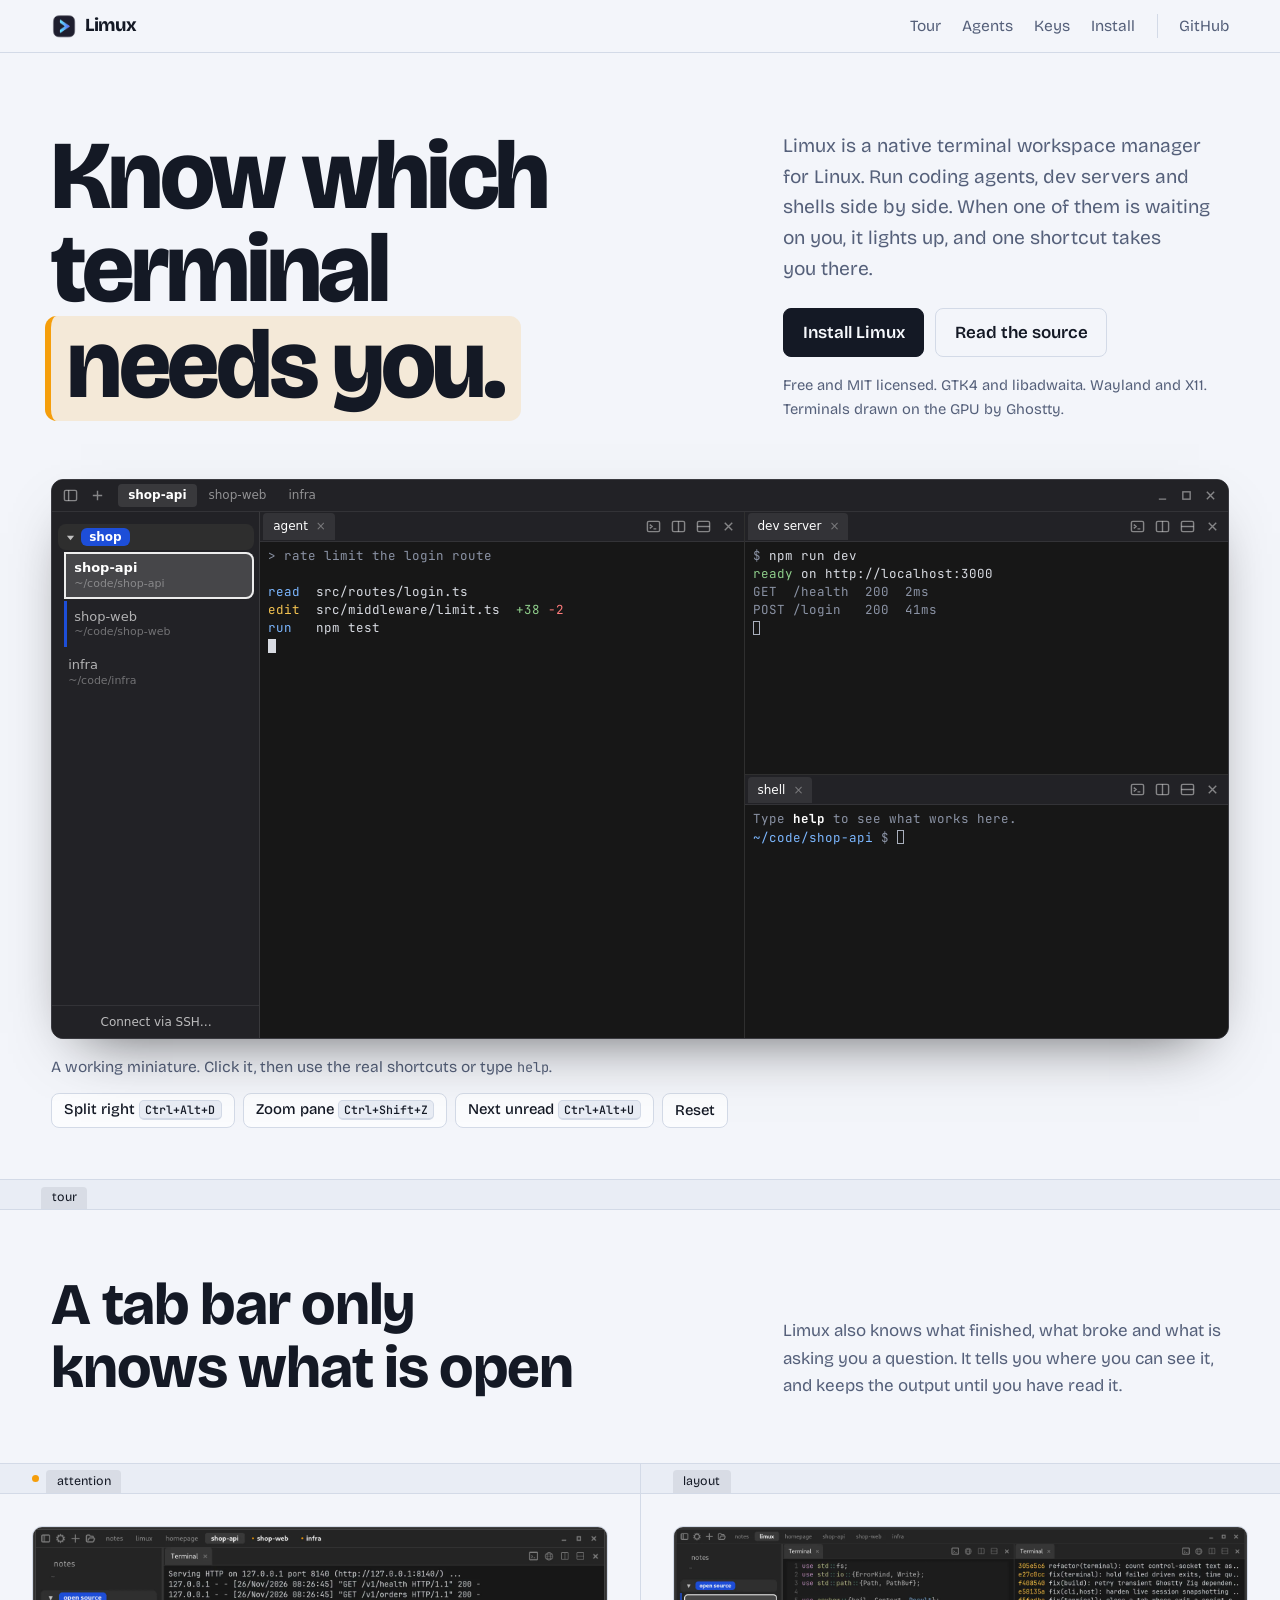
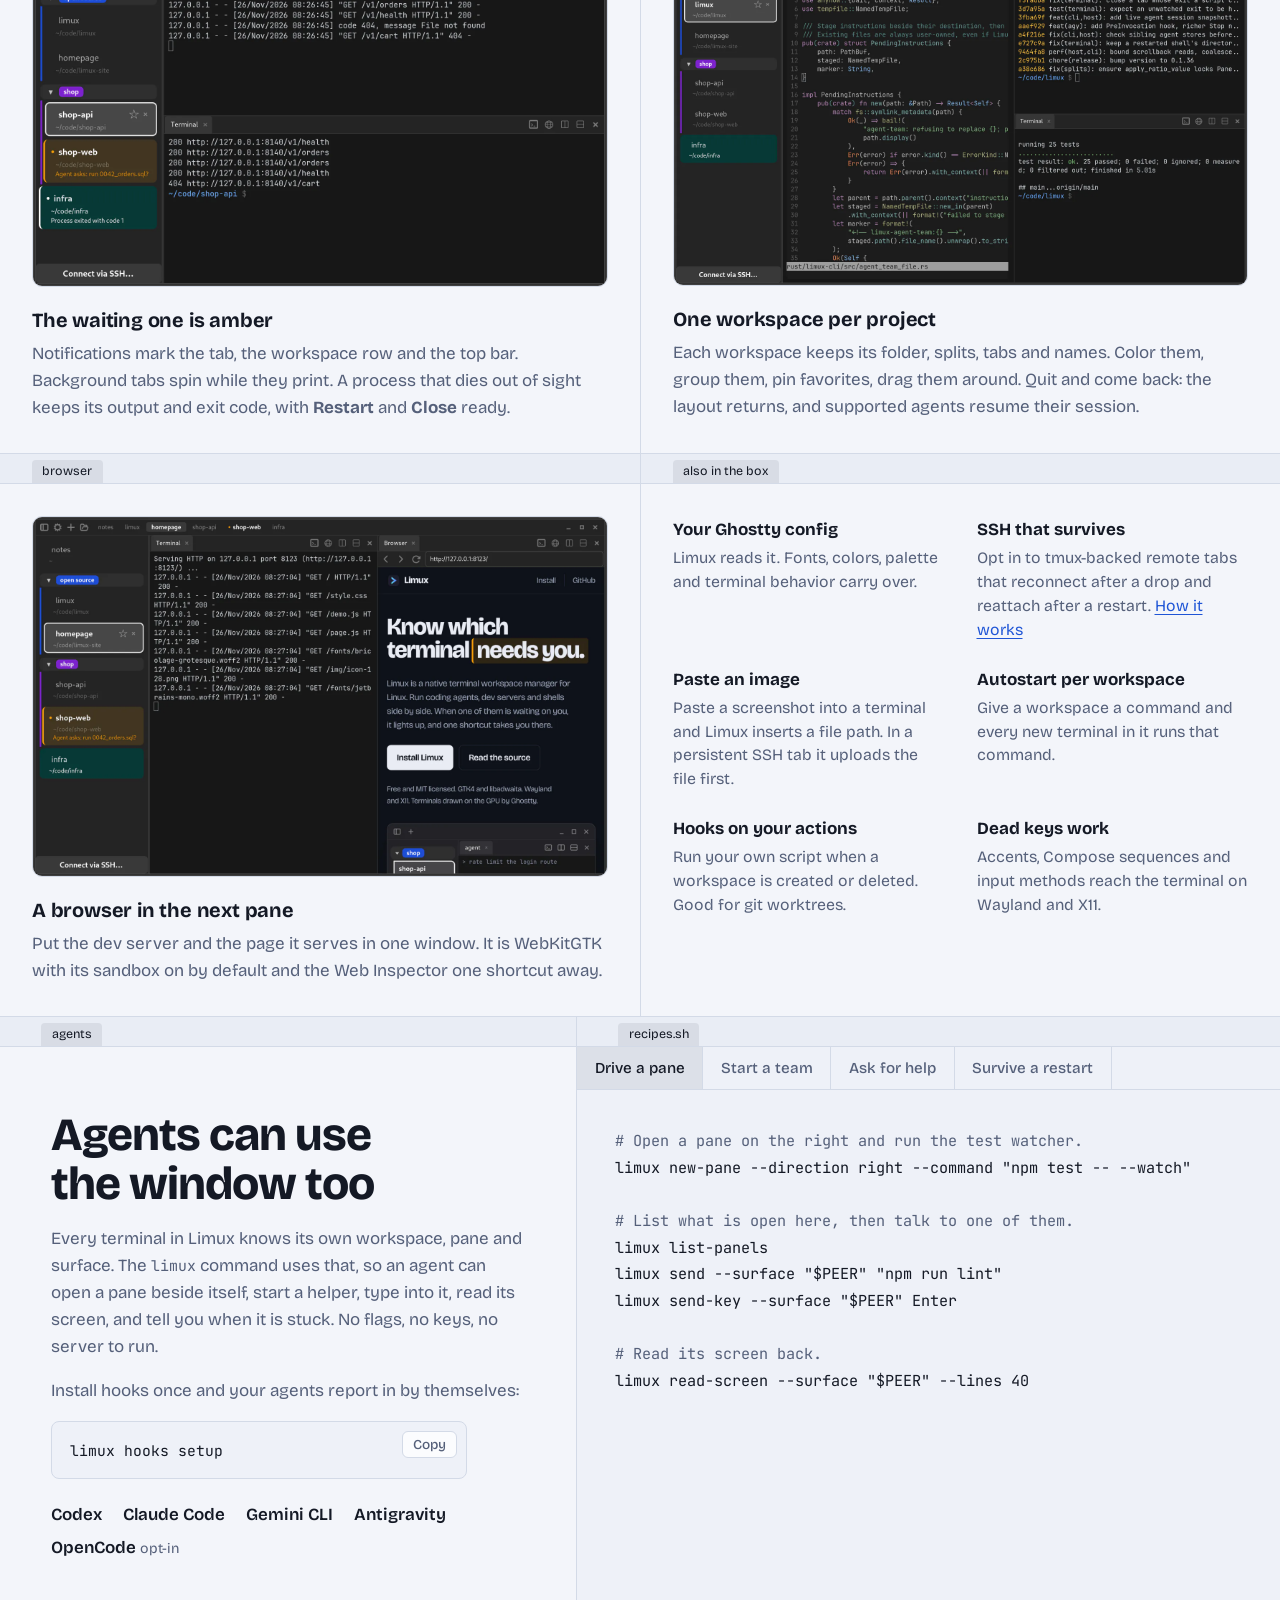
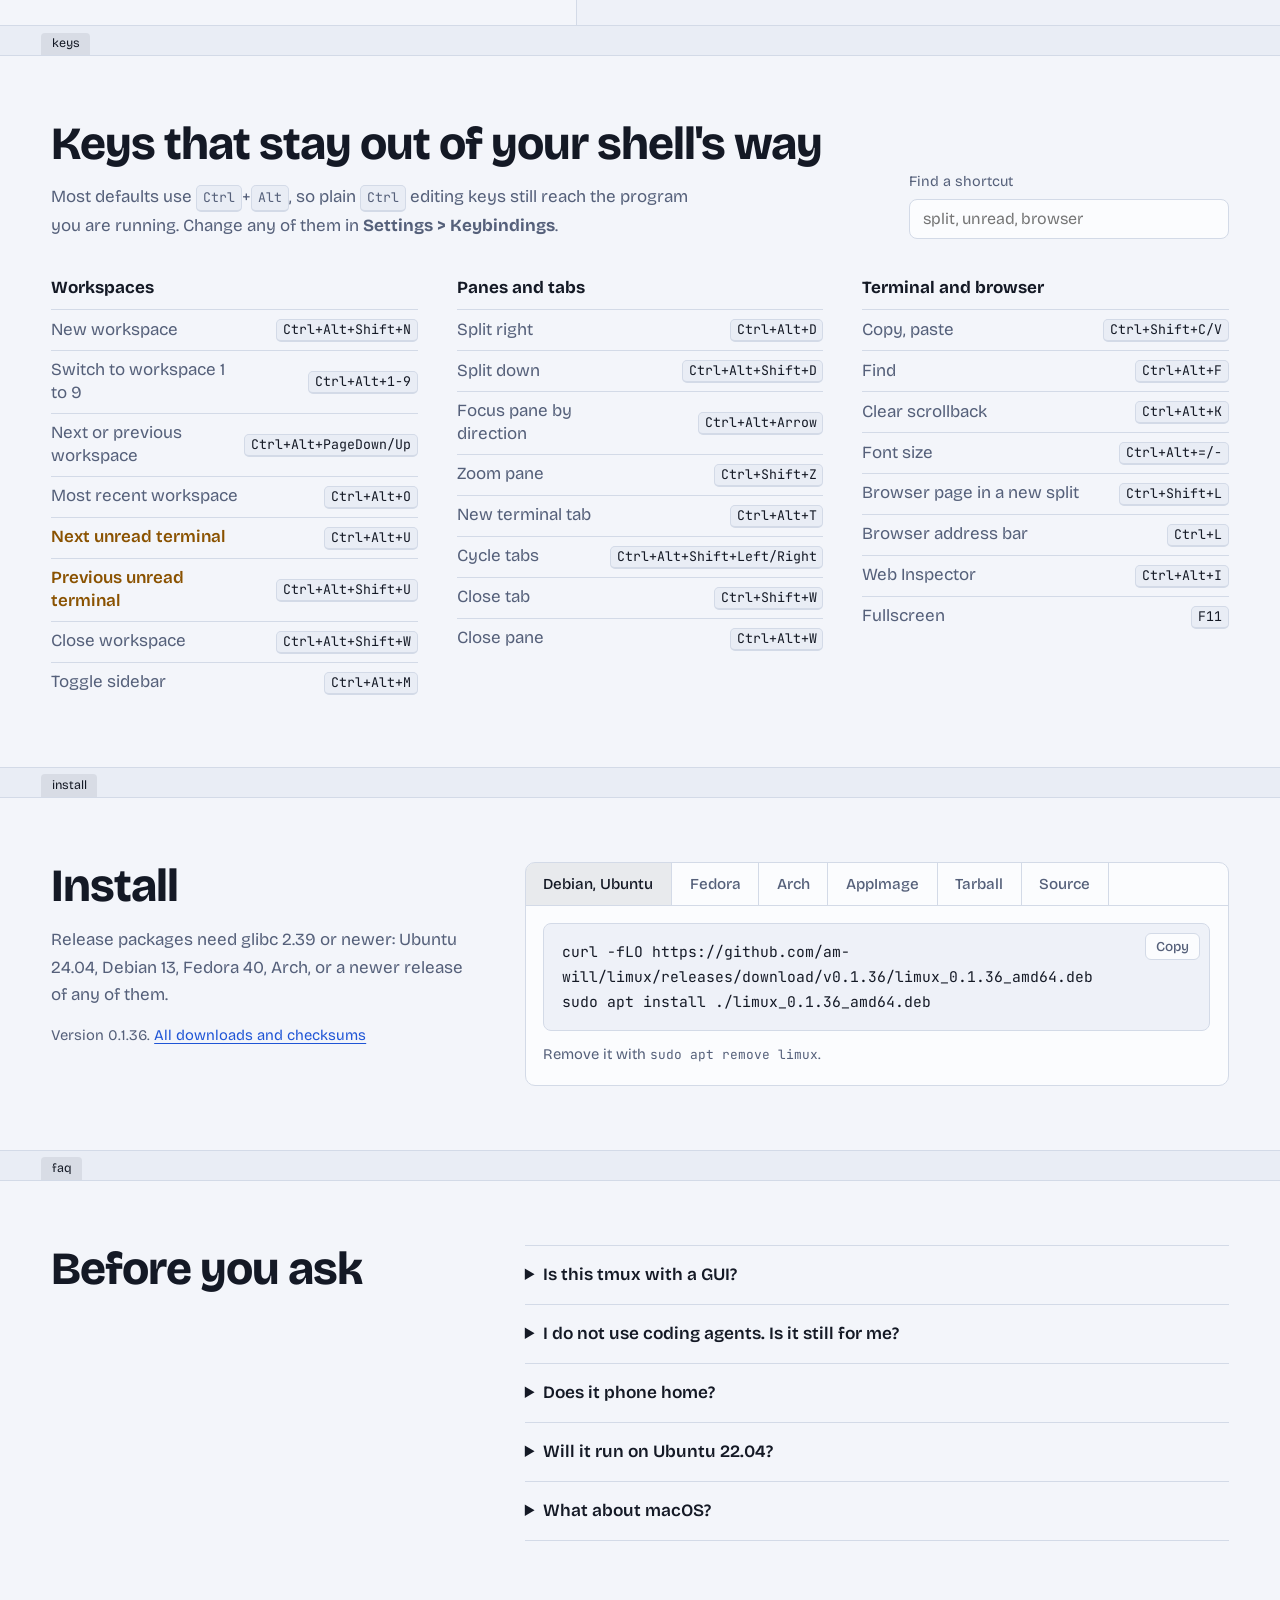
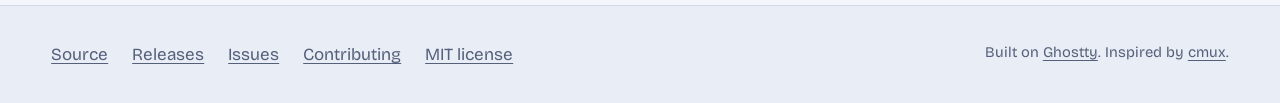
<file: site/index.html>
<!doctype html>
<html lang="en">
<head>
<meta charset="utf-8">
<meta name="viewport" content="width=device-width, initial-scale=1">
<title>Limux: know which terminal needs you</title>
<meta name="description" content="Limux is a native terminal workspace manager for Linux. Run coding agents, dev servers and shells side by side, and jump straight to the one that is waiting.">
<meta name="color-scheme" content="dark light">
<meta name="theme-color" content="#0e1118" media="(prefers-color-scheme: dark)">
<meta name="theme-color" content="#f3f5fa" media="(prefers-color-scheme: light)">
<link rel="canonical" href="https://am-will.github.io/limux/">
<meta property="og:type" content="website">
<meta property="og:title" content="Limux: know which terminal needs you">
<meta property="og:description" content="A native terminal workspace manager for Linux, rendered by Ghostty and scriptable from any shell.">
<meta property="og:url" content="https://am-will.github.io/limux/">
<meta property="og:image" content="https://am-will.github.io/limux/img/og.png">
<meta name="twitter:card" content="summary_large_image">
<link rel="icon" type="image/png" sizes="32x32" href="img/icon-32.png">
<link rel="apple-touch-icon" href="img/icon-128.png">
<link rel="preload" href="fonts/bricolage-grotesque.woff2" as="font" type="font/woff2" crossorigin>
<link rel="stylesheet" href="style.css">
<script src="demo.js" defer></script>
<script src="page.js" defer></script>
</head>
<body>
<a class="skip" href="#main">Skip to content</a>

<header class="bar">
  <a class="brand" href="#top"><img src="img/icon-128.png" width="26" height="26" alt="">Limux</a>
  <nav aria-label="Page">
    <a href="#tour">Tour</a>
    <a href="#agents">Agents</a>
    <a href="#keys">Keys</a>
    <a href="#install">Install</a>
  </nav>
  <a class="bar-gh" href="https://github.com/am-will/limux">GitHub</a>
</header>

<main id="main">

<section class="hero" id="top">
  <div class="hero-copy">
    <h1>Know which terminal <span class="needs">needs you.</span></h1>
    <p class="lede">Limux is a native terminal workspace manager for Linux. Run coding agents, dev servers and shells side by side. When one of them is waiting on you, it lights up, and one shortcut takes you there.</p>
    <p class="cta">
      <a class="btn btn-primary" href="#install">Install Limux</a>
      <a class="btn" href="https://github.com/am-will/limux">Read the source</a>
    </p>
    <p class="fine">Free and MIT licensed. GTK4 and libadwaita. Wayland and X11. Terminals drawn on the GPU by Ghostty.</p>
  </div>

  <div class="demo-wrap">
    <div id="demo" class="demo" aria-label="Interactive Limux demo">
      <noscript><img src="img/overview.webp" alt="Limux window with a sidebar of workspaces and several split terminal panes" width="1600" height="1000"></noscript>
    </div>
    <div class="demo-tools" id="demo-tools" hidden>
      <p id="demo-hint">A working miniature. Click it, then use the real shortcuts or type <code>help</code>.</p>
      <div class="demo-btns">
        <button type="button" data-act="split-right">Split right <kbd>Ctrl+Alt+D</kbd></button>
        <button type="button" data-act="zoom">Zoom pane <kbd>Ctrl+Shift+Z</kbd></button>
        <button type="button" data-act="next-unread" class="is-unread">Next unread <kbd>Ctrl+Alt+U</kbd></button>
        <button type="button" data-act="reset">Reset</button>
      </div>
    </div>
    <p class="visually-hidden" id="demo-live" aria-live="polite"></p>
  </div>
</section>

<section class="tour" id="tour" aria-labelledby="tour-h">
  <div class="pane pane-intro">
    <div class="tab" aria-hidden="true"><span>tour</span></div>
    <div class="pane-body">
      <h2 id="tour-h">A tab bar only knows what is open</h2>
      <p>Limux also knows what finished, what broke and what is asking you a question. It tells you where you can see it, and keeps the output until you have read it.</p>
    </div>
  </div>

  <div class="pane pane-shot">
    <div class="tab" aria-hidden="true"><span class="dot"></span><span>attention</span></div>
    <figure>
      <img src="img/attention.webp" width="1600" height="1000" loading="lazy" alt="Limux with one workspace in the sidebar highlighted in amber, its message below the name, and another that reports an exited process">
      <figcaption>
        <h3>The waiting one is amber</h3>
        <p>Notifications mark the tab, the workspace row and the top bar. Background tabs spin while they print. A process that dies out of sight keeps its output and exit code, with <b>Restart</b> and <b>Close</b> ready.</p>
      </figcaption>
    </figure>
  </div>

  <div class="pane pane-shot">
    <div class="tab" aria-hidden="true"><span>layout</span></div>
    <figure>
      <img src="img/layout.webp" width="1600" height="1000" loading="lazy" alt="Limux window with grouped workspaces and a split layout of an editor, a git log and a test run">
      <figcaption>
        <h3>One workspace per project</h3>
        <p>Each workspace keeps its folder, splits, tabs and names. Color them, group them, pin favorites, drag them around. Quit and come back: the layout returns, and supported agents resume their session.</p>
      </figcaption>
    </figure>
  </div>

  <div class="pane pane-shot">
    <div class="tab" aria-hidden="true"><span>browser</span></div>
    <figure>
      <img src="img/browser.webp" width="1600" height="1000" loading="lazy" alt="Limux with a terminal on the left and the embedded browser showing a local web page on the right">
      <figcaption>
        <h3>A browser in the next pane</h3>
        <p>Put the dev server and the page it serves in one window. It is WebKitGTK with its sandbox on by default and the Web Inspector one shortcut away.</p>
      </figcaption>
    </figure>
  </div>

  <div class="pane pane-list">
    <div class="tab" aria-hidden="true"><span>also in the box</span></div>
    <dl class="pane-body">
      <div><dt>Your Ghostty config</dt><dd>Limux reads it. Fonts, colors, palette and terminal behavior carry over.</dd></div>
      <div><dt>SSH that survives</dt><dd>Opt in to tmux-backed remote tabs that reconnect after a drop and reattach after a restart. <a href="https://github.com/am-will/limux/blob/main/docs/ssh.md">How it works</a></dd></div>
      <div><dt>Paste an image</dt><dd>Paste a screenshot into a terminal and Limux inserts a file path. In a persistent SSH tab it uploads the file first.</dd></div>
      <div><dt>Autostart per workspace</dt><dd>Give a workspace a command and every new terminal in it runs that command.</dd></div>
      <div><dt>Hooks on your actions</dt><dd>Run your own script when a workspace is created or deleted. Good for git worktrees.</dd></div>
      <div><dt>Dead keys work</dt><dd>Accents, Compose sequences and input methods reach the terminal on Wayland and X11.</dd></div>
    </dl>
  </div>
</section>

<section class="agents" id="agents" aria-labelledby="agents-h">
  <div class="pane agents-copy">
    <div class="tab" aria-hidden="true"><span>agents</span></div>
    <div class="pane-body">
      <h2 id="agents-h">Agents can use the window too</h2>
      <p>Every terminal in Limux knows its own workspace, pane and surface. The <code>limux</code> command uses that, so an agent can open a pane beside itself, start a helper, type into it, read its screen, and tell you when it is stuck. No flags, no keys, no server to run.</p>
      <p>Install hooks once and your agents report in by themselves:</p>
      <div class="cmd"><pre><code>limux hooks setup</code></pre></div>
      <ul class="agent-list" aria-label="Supported agents">
        <li>Codex</li><li>Claude Code</li><li>Gemini CLI</li><li>Antigravity</li><li>OpenCode <small>opt-in</small></li>
      </ul>
    </div>
  </div>
  <div class="pane agents-code">
    <div class="tab" aria-hidden="true"><span>recipes.sh</span></div>
    <div class="recipes" role="tablist" aria-label="Recipes">
      <button role="tab" aria-selected="true" aria-controls="r-drive" id="t-drive">Drive a pane</button>
      <button role="tab" aria-selected="false" aria-controls="r-team" id="t-team" tabindex="-1">Start a team</button>
      <button role="tab" aria-selected="false" aria-controls="r-ask" id="t-ask" tabindex="-1">Ask for help</button>
      <button role="tab" aria-selected="false" aria-controls="r-save" id="t-save" tabindex="-1">Survive a restart</button>
    </div>
    <div role="tabpanel" id="r-drive" aria-labelledby="t-drive"><pre><code><i># Open a pane on the right and run the test watcher.</i>
limux new-pane --direction right --command "npm test -- --watch"

<i># List what is open here, then talk to one of them.</i>
limux list-panels
limux send --surface "$PEER" "npm run lint"
limux send-key --surface "$PEER" Enter

<i># Read its screen back.</i>
limux read-screen --surface "$PEER" --lines 40</code></pre></div>
    <div role="tabpanel" id="r-team" aria-labelledby="t-team" hidden><pre><code><i># One pane per agent, beside the pane you are in.</i>
<i># Writes AGENTS.md so they know how to talk to each other.</i>
limux agent-team --agents codex,claude --cwd "$PWD"

<i># Look before you leap: nothing is written or launched.</i>
limux --json agent-team --dry-run</code></pre></div>
    <div role="tabpanel" id="r-ask" aria-labelledby="t-ask" hidden><pre><code><i># Toast, sidebar message and unread marks, from any script.</i>
limux notify --subtitle "needs review" \
  --body "blocked on auth choice" "Input needed"

<i># Works at the end of a slow build too.</i>
cargo build --release; limux notify "Build done"</code></pre></div>
    <div role="tabpanel" id="r-save" aria-labelledby="t-save" hidden><pre><code><i># Record running agent sessions, then flush the layout.</i>
limux hooks snapshot --save-session

<i># See what would be recorded first.</i>
limux hooks snapshot --dry-run</code></pre></div>
  </div>
</section>

<section class="keys" id="keys" aria-labelledby="keys-h">
  <div class="pane">
    <div class="tab" aria-hidden="true"><span>keys</span></div>
    <div class="pane-body">
      <div class="keys-head">
        <div>
          <h2 id="keys-h">Keys that stay out of your shell's way</h2>
          <p>Most defaults use <kbd>Ctrl</kbd>+<kbd>Alt</kbd>, so plain <kbd>Ctrl</kbd> editing keys still reach the program you are running. Change any of them in <b>Settings &gt; Keybindings</b>.</p>
        </div>
        <label class="key-search"><span>Find a shortcut</span><input id="key-filter" type="search" placeholder="split, unread, browser" autocomplete="off" spellcheck="false"></label>
      </div>
      <div class="key-cols" id="key-cols">
        <table><caption>Workspaces</caption><tbody>
          <tr><th scope="row">New workspace</th><td><kbd>Ctrl+Alt+Shift+N</kbd></td></tr>
          <tr><th scope="row">Switch to workspace 1 to 9</th><td><kbd>Ctrl+Alt+1-9</kbd></td></tr>
          <tr><th scope="row">Next or previous workspace</th><td><kbd>Ctrl+Alt+PageDown/Up</kbd></td></tr>
          <tr><th scope="row">Most recent workspace</th><td><kbd>Ctrl+Alt+O</kbd></td></tr>
          <tr class="is-unread"><th scope="row">Next unread terminal</th><td><kbd>Ctrl+Alt+U</kbd></td></tr>
          <tr class="is-unread"><th scope="row">Previous unread terminal</th><td><kbd>Ctrl+Alt+Shift+U</kbd></td></tr>
          <tr><th scope="row">Close workspace</th><td><kbd>Ctrl+Alt+Shift+W</kbd></td></tr>
          <tr><th scope="row">Toggle sidebar</th><td><kbd>Ctrl+Alt+M</kbd></td></tr>
        </tbody></table>
        <table><caption>Panes and tabs</caption><tbody>
          <tr><th scope="row">Split right</th><td><kbd>Ctrl+Alt+D</kbd></td></tr>
          <tr><th scope="row">Split down</th><td><kbd>Ctrl+Alt+Shift+D</kbd></td></tr>
          <tr><th scope="row">Focus pane by direction</th><td><kbd>Ctrl+Alt+Arrow</kbd></td></tr>
          <tr><th scope="row">Zoom pane</th><td><kbd>Ctrl+Shift+Z</kbd></td></tr>
          <tr><th scope="row">New terminal tab</th><td><kbd>Ctrl+Alt+T</kbd></td></tr>
          <tr><th scope="row">Cycle tabs</th><td><kbd>Ctrl+Alt+Shift+Left/Right</kbd></td></tr>
          <tr><th scope="row">Close tab</th><td><kbd>Ctrl+Shift+W</kbd></td></tr>
          <tr><th scope="row">Close pane</th><td><kbd>Ctrl+Alt+W</kbd></td></tr>
        </tbody></table>
        <table><caption>Terminal and browser</caption><tbody>
          <tr><th scope="row">Copy, paste</th><td><kbd>Ctrl+Shift+C/V</kbd></td></tr>
          <tr><th scope="row">Find</th><td><kbd>Ctrl+Alt+F</kbd></td></tr>
          <tr><th scope="row">Clear scrollback</th><td><kbd>Ctrl+Alt+K</kbd></td></tr>
          <tr><th scope="row">Font size</th><td><kbd>Ctrl+Alt+=/-</kbd></td></tr>
          <tr><th scope="row">Browser page in a new split</th><td><kbd>Ctrl+Shift+L</kbd></td></tr>
          <tr><th scope="row">Browser address bar</th><td><kbd>Ctrl+L</kbd></td></tr>
          <tr><th scope="row">Web Inspector</th><td><kbd>Ctrl+Alt+I</kbd></td></tr>
          <tr><th scope="row">Fullscreen</th><td><kbd>F11</kbd></td></tr>
        </tbody></table>
      </div>
      <p class="key-none" id="key-none" hidden>No default shortcut matches that.</p>
    </div>
  </div>
</section>

<section class="install" id="install" aria-labelledby="install-h">
  <div class="pane">
    <div class="tab" aria-hidden="true"><span>install</span></div>
    <div class="pane-body install-grid">
      <div>
        <h2 id="install-h">Install</h2>
        <p>Release packages need glibc 2.39 or newer: Ubuntu 24.04, Debian 13, Fedora 40, Arch, or a newer release of any of them.</p>
        <p class="fine">Version <span data-version>0.1.36</span>. <a href="https://github.com/am-will/limux/releases/latest">All downloads and checksums</a></p>
      </div>
      <div class="installer">
        <div class="distros" role="tablist" aria-label="Package">
          <button role="tab" id="d-deb" aria-controls="p-deb" aria-selected="true">Debian, Ubuntu</button>
          <button role="tab" id="d-rpm" aria-controls="p-rpm" aria-selected="false" tabindex="-1">Fedora</button>
          <button role="tab" id="d-aur" aria-controls="p-aur" aria-selected="false" tabindex="-1">Arch</button>
          <button role="tab" id="d-app" aria-controls="p-app" aria-selected="false" tabindex="-1">AppImage</button>
          <button role="tab" id="d-tar" aria-controls="p-tar" aria-selected="false" tabindex="-1">Tarball</button>
          <button role="tab" id="d-src" aria-controls="p-src" aria-selected="false" tabindex="-1">Source</button>
        </div>
        <div role="tabpanel" id="p-deb" aria-labelledby="d-deb"><div class="cmd"><pre><code>curl -fLO https://github.com/am-will/limux/releases/download/v<span data-version>0.1.36</span>/limux_<span data-version>0.1.36</span>_amd64.deb
sudo apt install ./limux_<span data-version>0.1.36</span>_amd64.deb</code></pre></div><p class="fine">Remove it with <code>sudo apt remove limux</code>.</p></div>
        <div role="tabpanel" id="p-rpm" aria-labelledby="d-rpm" hidden><div class="cmd"><pre><code>sudo dnf install https://github.com/am-will/limux/releases/download/v<span data-version>0.1.36</span>/limux-<span data-version>0.1.36</span>-1.x86_64.rpm</code></pre></div><p class="fine">Remove it with <code>sudo dnf remove limux</code>.</p></div>
        <div role="tabpanel" id="p-aur" aria-labelledby="d-aur" hidden><div class="cmd"><pre><code>yay -S limux-bin</code></pre></div><p class="fine">Any AUR helper works.</p></div>
        <div role="tabpanel" id="p-app" aria-labelledby="d-app" hidden><div class="cmd"><pre><code>curl -fLO https://github.com/am-will/limux/releases/download/v<span data-version>0.1.36</span>/Limux-<span data-version>0.1.36</span>-x86_64.AppImage
chmod +x Limux-<span data-version>0.1.36</span>-x86_64.AppImage
./Limux-<span data-version>0.1.36</span>-x86_64.AppImage</code></pre></div><p class="fine">Uses the GTK4, libadwaita, <code>bubblewrap</code> and <code>xdg-dbus-proxy</code> from your system.</p></div>
        <div role="tabpanel" id="p-tar" aria-labelledby="d-tar" hidden><div class="cmd"><pre><code>curl -fLO https://github.com/am-will/limux/releases/download/v<span data-version>0.1.36</span>/limux-<span data-version>0.1.36</span>-linux-x86_64.tar.gz
tar xzf limux-<span data-version>0.1.36</span>-linux-x86_64.tar.gz
cd limux-<span data-version>0.1.36</span>-linux-x86_64
./install.sh --prefix="$HOME/.local"</code></pre></div><p class="fine">Or <code>sudo ./install.sh</code> for a system install. Add <code>--uninstall</code> to remove it.</p></div>
        <div role="tabpanel" id="p-src" aria-labelledby="d-src" hidden><div class="cmd"><pre><code>git clone --recurse-submodules https://github.com/am-will/limux
cd limux
./scripts/build-ghostty.sh
cargo build --release</code></pre></div><p class="fine">Needs Rust and Zig 0.16.0. <a href="https://github.com/am-will/limux#build-from-source">Full steps</a></p></div>
      </div>
    </div>
  </div>
</section>

<section class="faq" aria-labelledby="faq-h">
  <div class="pane">
    <div class="tab" aria-hidden="true"><span>faq</span></div>
    <div class="pane-body faq-grid">
      <h2 id="faq-h">Before you ask</h2>
      <div class="faq-items">
        <details><summary>Is this tmux with a GUI?</summary><p>No. tmux multiplexes inside one terminal. Limux is the terminal: native panes, a browser, notifications and a socket API around Ghostty surfaces. It can use tmux on a remote host to keep SSH sessions alive, and it runs tmux like any other program.</p></details>
        <details><summary>I do not use coding agents. Is it still for me?</summary><p>Yes. Agents are programs in a terminal. Everything here works for a build, a log tail or an editor.</p></details>
        <details><summary>Does it phone home?</summary><p>No. Limux has no telemetry and no account. The control API is a Unix socket on your machine. It makes SSH connections and loads web pages when you ask it to.</p></details>
        <details><summary>Will it run on Ubuntu 22.04?</summary><p>No. It needs GTK 4.10 or newer, libadwaita, WebKitGTK 6.0 and, for release packages, glibc 2.39. <a href="https://github.com/am-will/limux/issues/10">Issue 10</a> tracks the request.</p></details>
        <details><summary>What about macOS?</summary><p>Limux is a Linux port of the ideas in <a href="https://github.com/manaflow-ai/cmux">cmux</a>, which is a native macOS app. Use that.</p></details>
      </div>
    </div>
  </div>
</section>

</main>

<footer>
  <p><a href="https://github.com/am-will/limux">Source</a><a href="https://github.com/am-will/limux/releases">Releases</a><a href="https://github.com/am-will/limux/issues">Issues</a><a href="https://github.com/am-will/limux/blob/main/CONTRIBUTING.md">Contributing</a><a href="https://github.com/am-will/limux/blob/main/LICENSE">MIT license</a></p>
  <p class="fine">Built on <a href="https://ghostty.org">Ghostty</a>. Inspired by <a href="https://github.com/manaflow-ai/cmux">cmux</a>.</p>
</footer>
</body>
</html>
</file>
<file: site/style.css>
/* Limux homepage. No build step, self-hosted fonts. */
@font-face {
  font-family: "Bricolage Grotesque";
  src: url("fonts/bricolage-grotesque.woff2") format("woff2");
  font-weight: 400 800;
  font-display: swap;
}
@font-face {
  font-family: "JetBrains Mono";
  src: url("fonts/jetbrains-mono.woff2") format("woff2");
  font-weight: 400 700;
  font-display: swap;
}

:root {
  --bg: #0e1118;
  --pane: #12161f;
  --head: #0b0e14;
  --line: #242b3a;
  --ink: #e9ecf5;
  --dim: #9aa4b8;
  --link: #7cc9ff;
  --amber: #f59e0b;
  --amber-ink: #fbbf4d;
  --amber-fill: rgb(245 158 11 / 0.14);
  --btn: #e9ecf5;
  --btn-ink: #0e1118;
  --code: #0a0d13;
  --gutter: clamp(1.1rem, 4vw, 3.5rem);
  --sans: "Bricolage Grotesque", system-ui, sans-serif;
  --mono: "JetBrains Mono", ui-monospace, "DejaVu Sans Mono", monospace;
}
@media (prefers-color-scheme: light) {
  :root {
    --bg: #f3f5fa;
    --pane: #fbfcfe;
    --head: #e9edf5;
    --line: #d3dae7;
    --ink: #141925;
    --dim: #55607a;
    --link: #1f55d6;
    --amber-ink: #8a5200;
    --btn: #141925;
    --btn-ink: #f7f9fd;
    --code: #eef1f8;
  }
}

* { box-sizing: border-box; }
html { scroll-behavior: smooth; scroll-padding-top: 4rem; }
body {
  margin: 0;
  background: var(--bg);
  color: var(--ink);
  font: 400 1.0625rem/1.6 var(--sans);
  -webkit-font-smoothing: antialiased;
}
img { max-width: 100%; height: auto; display: block; }
a { color: var(--link); text-decoration-thickness: 1px; text-underline-offset: 0.2em; }
a:hover { text-decoration-thickness: 2px; }
:focus-visible { outline: 2px solid var(--link); outline-offset: 3px; border-radius: 3px; }
h1, h2, h3 { line-height: 1.06; letter-spacing: -0.022em; margin: 0; text-wrap: balance; }
h2 { font-size: clamp(1.8rem, 3.6vw, 2.9rem); font-weight: 750; }
h3 { font-size: 1.25rem; font-weight: 700; letter-spacing: -0.01em; line-height: 1.2; }
p { margin: 0; text-wrap: pretty; }
code, pre, kbd { font-family: var(--mono); font-size: 0.875em; }
kbd {
  display: inline-block;
  padding: 0.08em 0.45em;
  border: 1px solid var(--line);
  border-bottom-width: 2px;
  border-radius: 5px;
  background: var(--head);
  font-size: 0.78em;
  white-space: nowrap;
}
.fine { color: var(--dim); font-size: 0.92rem; }
.skip { position: absolute; left: -999px; }
.skip:focus { left: 1rem; top: 1rem; z-index: 20; background: var(--pane); padding: 0.5rem 1rem; }
.visually-hidden { position: absolute; width: 1px; height: 1px; overflow: hidden; clip-path: inset(50%); }

/* Top bar */
.bar {
  position: sticky; top: 0; z-index: 10;
  display: flex; align-items: center; gap: 1.4rem;
  padding: 0.7rem var(--gutter);
  background: var(--bg);
  border-bottom: 1px solid var(--line);
}
.brand { display: flex; align-items: center; gap: 0.5rem; font-weight: 750; font-size: 1.15rem; color: var(--ink); text-decoration: none; letter-spacing: -0.02em; }
.bar nav { display: flex; gap: 1.3rem; margin-left: auto; }
.bar nav a, .bar-gh { color: var(--dim); text-decoration: none; font-size: 0.97rem; }
.bar nav a:hover, .bar-gh:hover { color: var(--ink); }
.bar-gh { border-left: 1px solid var(--line); padding-left: 1.3rem; }

/* Hero */
.hero { padding: clamp(2.6rem, 6vw, 5.2rem) var(--gutter) clamp(2rem, 4vw, 3.6rem); max-width: 90rem; margin: 0 auto; }
.hero-copy { display: grid; grid-template-columns: minmax(0, 1.2fr) minmax(18rem, 0.8fr); column-gap: clamp(2rem, 5vw, 5rem); align-items: end; }
h1 { grid-row: 1 / span 3; font-size: clamp(2.9rem, 7.6vw, 6.4rem); font-weight: 800; letter-spacing: -0.034em; line-height: 0.96; }
/* The unread row from the app's sidebar, at headline size. */
.needs {
  display: inline-block;
  padding: 0.03em 0.18em 0.09em 0.16em;
  margin-left: -0.06em;
  border-left: 0.07em solid var(--amber);
  border-radius: 0.12em;
  background: var(--amber-fill);
  white-space: nowrap;
}
.lede { font-size: clamp(1.08rem, 1.5vw, 1.24rem); color: var(--dim); }
.cta { display: flex; flex-wrap: wrap; gap: 0.7rem; margin: 1.4rem 0 1rem; }
.btn {
  display: inline-block; padding: 0.62rem 1.15rem;
  border: 1px solid var(--line); border-radius: 8px;
  color: var(--ink); text-decoration: none; font-weight: 600;
}
.btn:hover { border-color: var(--dim); }
.btn-primary { background: var(--btn); border-color: var(--btn); color: var(--btn-ink); }
.btn-primary:hover { opacity: 0.88; }

/* Section panes: the page is laid out as a split tree */
.pane { border-top: 1px solid var(--line); background: var(--bg); min-width: 0; }
.tab {
  display: flex; align-items: center;
  height: 30px; padding: 0 calc(var(--gutter) - 10px);
  background: var(--head); border-bottom: 1px solid var(--line);
  font-size: 0.78rem; color: var(--dim);
}
.tab span:not(.dot) { background: color-mix(in srgb, var(--ink) 8%, transparent); padding: 0.18rem 0.65rem; border-radius: 4px 4px 0 0; align-self: end; color: var(--ink); line-height: 1.35; }
.tab .dot { width: 7px; height: 7px; border-radius: 50%; background: var(--amber); margin-right: 0.45rem; }
.pane-body { padding: clamp(2rem, 5vw, 4.2rem) var(--gutter); }
.pane-body > p { color: var(--dim); max-width: 62ch; margin-top: 1rem; }

.tour { display: grid; grid-template-columns: 1fr 1fr; }
.pane-intro { grid-column: 1 / -1; }
.pane-intro .pane-body { display: grid; grid-template-columns: 1.2fr 0.8fr; gap: clamp(1.5rem, 5vw, 5rem); align-items: end; }
.pane-intro h2 { font-size: clamp(2.1rem, 4.6vw, 3.7rem); }
.pane-intro p { margin: 0; }
.pane-shot:nth-of-type(odd) { border-right: 0; }
.tour .pane-shot + .pane-shot, .tour .pane-list { border-left: 1px solid var(--line); }
.tour .pane-shot:nth-child(4) { border-left: 0; }
.pane-shot .tab { padding-inline: clamp(1rem, 2.6vw, 2rem); }
figure { margin: 0; padding: clamp(1.1rem, 2.6vw, 2rem); display: grid; grid-template-columns: minmax(0, 1fr); gap: 1.3rem; }
figure img { border-radius: 10px; border: 1px solid var(--line); background: #171717; }
figcaption p { color: var(--dim); margin-top: 0.5rem; max-width: 56ch; }
.pane-list .tab { padding-inline: clamp(1rem, 2.6vw, 2rem); }
.pane-list dl { margin: 0; padding: clamp(1.1rem, 2.6vw, 2rem); display: grid; grid-template-columns: 1fr 1fr; gap: 1.5rem 2rem; }
dt { font-weight: 700; }
dd { margin: 0.2rem 0 0; color: var(--dim); font-size: 0.99rem; line-height: 1.5; }

.agents { display: grid; grid-template-columns: 0.9fr 1.1fr; }
.agents-code { border-left: 1px solid var(--line); background: var(--code); display: flex; flex-direction: column; }
.agents-copy .pane-body > .cmd { margin: 1.1rem 0 1.4rem; max-width: 26rem; }
.agent-list { list-style: none; display: flex; flex-wrap: wrap; gap: 0.35rem 1.3rem; padding: 0; margin: 0; font-weight: 600; }
.agent-list small { color: var(--dim); font-weight: 400; }
.recipes, .distros { display: flex; flex-wrap: wrap; border-bottom: 1px solid var(--line); }
.recipes button, .distros button {
  appearance: none; border: 0; border-right: 1px solid var(--line); background: transparent;
  color: var(--dim); font: 500 0.95rem var(--sans); padding: 0.75rem 1.1rem; cursor: pointer;
}
.recipes button:hover, .distros button:hover { color: var(--ink); }
.recipes [aria-selected="true"], .distros [aria-selected="true"] { color: var(--ink); background: color-mix(in srgb, var(--ink) 8%, transparent); }
.recipes button:focus-visible, .distros button:focus-visible { outline-offset: -3px; }
.agents-code pre { margin: 0; padding: clamp(1.3rem, 3vw, 2.4rem); overflow-x: auto; line-height: 1.75; font-size: 0.95rem; }
pre code { font-size: 1em; }
pre i { font-style: normal; color: var(--dim); }

.cmd { position: relative; border: 1px solid var(--line); border-radius: 8px; background: var(--code); }
.cmd pre { margin: 0; font-size: 0.92rem; padding: 0.95rem 5.2rem 0.95rem 1.1rem; white-space: pre-wrap; overflow-wrap: anywhere; line-height: 1.7; }
.copy {
  position: absolute; top: 0.55rem; right: 0.55rem;
  border: 1px solid var(--line); border-radius: 6px; background: var(--pane); color: var(--dim);
  font: 500 0.85rem var(--sans); padding: 0.25rem 0.65rem; cursor: pointer;
}
.copy:hover { color: var(--ink); }

.keys-head { display: grid; grid-template-columns: 1fr minmax(14rem, 20rem); gap: 2rem; align-items: end; margin-bottom: 2.2rem; }
.keys-head p { color: var(--dim); margin-top: 0.9rem; max-width: 60ch; }
.key-search span { display: block; font-size: 0.9rem; color: var(--dim); margin-bottom: 0.35rem; }
.key-search input {
  width: 100%; padding: 0.6rem 0.8rem; border: 1px solid var(--line); border-radius: 8px;
  background: var(--pane); color: var(--ink); font: 400 1rem var(--sans);
}
.key-cols { display: grid; grid-template-columns: repeat(3, 1fr); gap: 0 clamp(1.5rem, 3vw, 3rem); align-items: start; }
table { width: 100%; border-collapse: collapse; }
caption { text-align: left; font-weight: 700; padding-bottom: 0.5rem; }
th { text-align: left; font-weight: 400; color: var(--dim); }
td { text-align: right; }
th, td { padding: 0.5rem 0; border-top: 1px solid var(--line); vertical-align: middle; line-height: 1.35; }
tr.is-unread th { color: var(--amber-ink); font-weight: 600; }
.key-none { color: var(--dim); }

.install-grid { display: grid; grid-template-columns: 0.75fr 1.25fr; gap: clamp(1.5rem, 4vw, 4rem); align-items: start; }
.install-grid > *, .agents > *, .faq-grid > * { min-width: 0; }
.install-grid > div:first-child p { color: var(--dim); margin-top: 1rem; max-width: 46ch; }
.installer { border: 1px solid var(--line); border-radius: 10px; overflow: hidden; background: var(--pane); min-width: 0; }
.installer [role="tabpanel"] { padding: 1.1rem; }
.installer .fine { margin-top: 0.8rem; }

.faq-grid { display: grid; grid-template-columns: 0.75fr 1.25fr; gap: clamp(1.5rem, 4vw, 4rem); }
details { border-top: 1px solid var(--line); padding: 0.95rem 0; }
details:last-child { border-bottom: 1px solid var(--line); }
summary { cursor: pointer; font-weight: 600; font-size: 1.08rem; }
details p { color: var(--dim); margin-top: 0.6rem; max-width: 64ch; }

footer { border-top: 1px solid var(--line); background: var(--head); padding: 2.2rem var(--gutter); display: flex; flex-wrap: wrap; gap: 1rem 2rem; justify-content: space-between; }
footer p:first-child { display: flex; flex-wrap: wrap; gap: 0.4rem 1.5rem; }
footer a { color: var(--dim); }
footer a:hover { color: var(--ink); }

/* ------------------------------------------------------------------
   Demo window. Colors and metrics come from the app's own GTK CSS
   (BASE_CSS, PANE_CSS and workspace_group_css), so it always uses the
   dark appearance, whatever the page does.
   ------------------------------------------------------------------ */
.demo-wrap { margin-top: clamp(2rem, 4.5vw, 3.6rem); }
.demo {
  --w-bg: #222226; --w-term: #171717; --w-fg: 255 255 255;
  display: flex; flex-direction: column;
  height: clamp(25rem, 52vw, 35rem);
  border-radius: 12px; overflow: hidden;
  border: 1px solid #3a3a40;
  background: var(--w-term); color: rgb(var(--w-fg));
  font: 400 12px/1.35 "Adwaita Sans", "Cantarell", system-ui, sans-serif;
  box-shadow: 0 24px 60px -30px rgb(0 0 0 / 0.7);
  user-select: none; -webkit-user-select: none;
}
.demo:focus { outline: none; }
.demo:focus-visible { outline: 2px solid var(--link); outline-offset: 4px; }
.demo noscript img { width: 100%; height: 100%; object-fit: cover; object-position: top left; }
.d-top { display: flex; align-items: center; gap: 2px; min-height: 32px; padding: 0 6px; background: var(--w-bg); border-bottom: 1px solid rgb(var(--w-fg) / 0.08); }
.d-ic { appearance: none; border: 0; background: none; color: rgb(var(--w-fg) / 0.45); width: 25px; height: 25px; border-radius: 6px; padding: 4px; cursor: pointer; display: grid; place-items: center; flex: none; }
.d-ic:hover { background: rgb(var(--w-fg) / 0.08); color: rgb(var(--w-fg) / 0.85); }
.d-ic svg { width: 15px; height: 15px; fill: none; stroke: currentColor; stroke-width: 1.5; }
.d-pills { display: flex; gap: 2px; min-width: 0; overflow: hidden; margin: 0 6px; }
.d-pill { appearance: none; border: 0; background: none; font: 500 12px inherit; font-family: inherit; color: rgb(var(--w-fg) / 0.5); padding: 3px 10px; border-radius: 4px; cursor: pointer; white-space: nowrap; }
.d-pill:hover { background: rgb(var(--w-fg) / 0.06); }
.d-pill.on { background: rgb(var(--w-fg) / 0.1); color: rgb(var(--w-fg)); font-weight: 600; }
.d-pill.unread { color: rgb(var(--w-fg)); font-weight: 600; }
.d-pill.unread::before { content: ""; display: inline-block; width: 6px; height: 6px; border-radius: 50%; background: #f59e0b; margin-right: 6px; vertical-align: 1px; }
.d-grow { flex: 1; }
.d-win { display: flex; gap: 2px; color: rgb(var(--w-fg) / 0.45); }
.d-win span { width: 22px; height: 22px; display: grid; place-items: center; }
.d-win svg { width: 11px; height: 11px; fill: none; stroke: currentColor; stroke-width: 1.5; }
.d-main { flex: 1; display: flex; min-height: 0; }
.d-side { width: 208px; flex: none; background: var(--w-bg); border-right: 1px solid rgb(var(--w-fg) / 0.1); overflow: hidden; display: flex; flex-direction: column; transition: width 160ms ease; }
.demo.no-side .d-side { width: 0; border-right: 0; }
.d-rows { flex: 1; overflow: auto; padding: 6px 0; width: 208px; scrollbar-width: none; }
.d-group { margin: 6px 6px 0; padding: 4px 8px; border-radius: 8px; background: #2e2e2e; display: flex; align-items: center; gap: 6px; cursor: pointer; width: calc(100% - 12px); border: 0; color: inherit; font: inherit; text-align: left; }
.d-group svg { width: 9px; height: 9px; fill: rgb(255 255 255 / 0.7); transition: transform 120ms; }
.d-group.shut svg { transform: rotate(-90deg); }
.d-group b { font-weight: 600; background: var(--g, #1d4ed8); border-radius: 6px; padding: 1px 8px; }
.d-group .n { color: rgb(255 255 255 / 0.6); font-size: 11px; margin-left: auto; }
.d-row { appearance: none; border: 0; color: inherit; font: inherit; text-align: left; display: block; width: calc(100% - 12px); margin: 2px 6px; padding: 7px 10px; border-radius: 8px; background: none; cursor: pointer; }
.d-row.member { box-shadow: inset 3px 0 0 0 var(--g); border-radius: 0 8px 8px 0; margin-left: 12px; width: calc(100% - 18px); }
.d-row:hover { background: rgb(var(--w-fg) / 0.05); }
.d-row.on { background: rgb(var(--w-fg) / 0.16); box-shadow: inset 0 0 0 2px rgb(var(--w-fg) / 0.9); }
.d-row.unread { background: rgb(245 158 11 / 0.14); border-left: 3px solid #f59e0b; box-shadow: none; }
.d-row .nm { font-size: 13px; font-weight: 500; color: rgb(var(--w-fg) / 0.65); }
.d-row.on .nm, .d-row.unread .nm { color: rgb(var(--w-fg)); font-weight: 600; }
.d-row .pt { font-size: 11px; color: rgb(var(--w-fg) / 0.36); white-space: nowrap; overflow: hidden; text-overflow: ellipsis; }
.d-row .ms { font-size: 11px; color: rgb(245 158 11 / 0.95); white-space: nowrap; overflow: hidden; text-overflow: ellipsis; }
.d-ssh { margin: 0; padding: 8px; text-align: center; border-top: 1px solid rgb(var(--w-fg) / 0.08); color: rgb(var(--w-fg) / 0.7); width: 208px; }
.d-content { flex: 1; min-width: 0; display: flex; background: rgb(var(--w-fg) / 0.1); }
.d-split { flex: 1; display: flex; gap: 1px; min-width: 0; min-height: 0; }
.d-split.col { flex-direction: column; }
.d-pane { flex: 1 1 0; min-width: 0; min-height: 0; display: flex; flex-direction: column; background: var(--w-term); cursor: text; }
.d-ph { display: flex; align-items: center; min-height: 30px; padding: 0 3px; background: var(--w-bg); border-bottom: 1px solid rgb(var(--w-fg) / 0.08); overflow: hidden; cursor: default; flex: none; }
.d-tab { display: flex; align-items: center; gap: 5px; padding: 5px 6px 5px 10px; border-radius: 4px 4px 0 0; color: rgb(var(--w-fg) / 0.5); white-space: nowrap; border: 0; background: none; font: inherit; cursor: pointer; }
.d-tab.on { color: rgb(var(--w-fg)); background: rgb(var(--w-fg) / 0.08); }
.d-tab .ud { width: 7px; height: 7px; border-radius: 50%; background: #f59e0b; }
.d-tab .sp { width: 9px; height: 9px; border-radius: 50%; border: 1.5px solid rgb(var(--w-fg) / 0.25); border-top-color: rgb(var(--w-fg) / 0.8); animation: d-spin 0.9s linear infinite; }
@keyframes d-spin { to { transform: rotate(1turn); } }
.d-x { color: rgb(var(--w-fg) / 0.35); padding: 0 3px; border-radius: 5px; }
.d-x:hover { color: #fff; background: rgb(var(--w-fg) / 0.1); }
.d-term { flex: 1; min-height: 0; overflow: auto; padding: 5px 8px; font: 400 12.5px/1.45 var(--mono); color: #d8dbe2; white-space: pre-wrap; overflow-wrap: anywhere; scrollbar-width: none; }
.d-term::-webkit-scrollbar, .d-rows::-webkit-scrollbar { display: none; }
.d-term .g { color: #8fce8b; } .d-term .b { color: #7cb7ff; } .d-term .y { color: #f5c451; } .d-term .r { color: #ff7b7b; } .d-term .m { color: #8b93a5; } .d-term .w { color: #fff; font-weight: 700; }
.d-cur { display: inline-block; width: 0.6em; height: 1.15em; vertical-align: -0.2em; border: 1px solid #aab0bd; }
.d-pane.focus .d-cur { background: #d8dbe2; border-color: #d8dbe2; }
.demo:focus .d-pane.focus .d-cur { animation: d-blink 1.1s steps(1) infinite; }
@keyframes d-blink { 50% { background: transparent; border-color: transparent; } }
.d-toast { position: absolute; left: 50%; bottom: 14px; transform: translateX(-50%); background: #3b3b41; border-radius: 99px; padding: 8px 16px; font-weight: 600; box-shadow: 0 3px 12px rgb(0 0 0 / 0.5); white-space: nowrap; max-width: 92%; overflow: hidden; text-overflow: ellipsis; }
.demo { position: relative; }
.demo-tools { display: flex; flex-wrap: wrap; gap: 0.8rem 1.5rem; align-items: center; justify-content: space-between; margin-top: 1rem; color: var(--dim); font-size: 0.97rem; }
.demo-btns { display: flex; flex-wrap: wrap; gap: 0.5rem; }
.demo-btns button { appearance: none; border: 1px solid var(--line); border-radius: 8px; background: var(--pane); color: var(--ink); font: 500 0.93rem var(--sans); padding: 0.42rem 0.75rem; cursor: pointer; }
.demo-btns button:hover { border-color: var(--dim); }
.demo-btns .is-unread.hot { border-color: var(--amber); background: var(--amber-fill); }

@media (max-width: 60rem) {
  .hero-copy, .pane-intro .pane-body, .agents, .keys-head, .install-grid, .faq-grid { grid-template-columns: 1fr; }
  .hero-copy { row-gap: 1.6rem; }
  .hero-copy .cta { margin: 0; }
  h1 { grid-row: auto; }
  .tour { grid-template-columns: 1fr; }
  .tour .pane { border-left: 0 !important; }
  .agents-code { border-left: 0; }
  .key-cols { grid-template-columns: 1fr; gap: 1.8rem; }
}
@media (max-width: 40rem) {
  .agents-code pre { white-space: pre-wrap; overflow-wrap: anywhere; font-size: 0.85rem; }
  .cmd pre { font-size: 0.85rem; }
  .bar { gap: 1rem; }
  .bar nav a:nth-child(-n + 3) { display: none; }
  .bar-gh { padding-left: 1rem; }
  .demo { height: 27rem; }
  .d-side { width: 138px; } .d-rows, .d-ssh { width: 138px; }
  .d-pills { display: none; }
  .d-term { font-size: 11px; }
  .demo-btns kbd { display: none; }
  .pane-list dl { grid-template-columns: 1fr; }
  .recipes button, .distros button { padding: 0.65rem 0.8rem; }
}
@media (prefers-reduced-motion: reduce) {
  html { scroll-behavior: auto; }
  *, *::before, *::after { animation: none !important; transition: none !important; }
}
.d-exit { appearance: none; border: 0; border-radius: 6px; background: #3b3b41; color: #fff; font: 500 12px "Adwaita Sans", system-ui, sans-serif; padding: 4px 11px; margin-top: 4px; cursor: pointer; }
.d-exit:hover { background: #4a4a51; }
</file>
